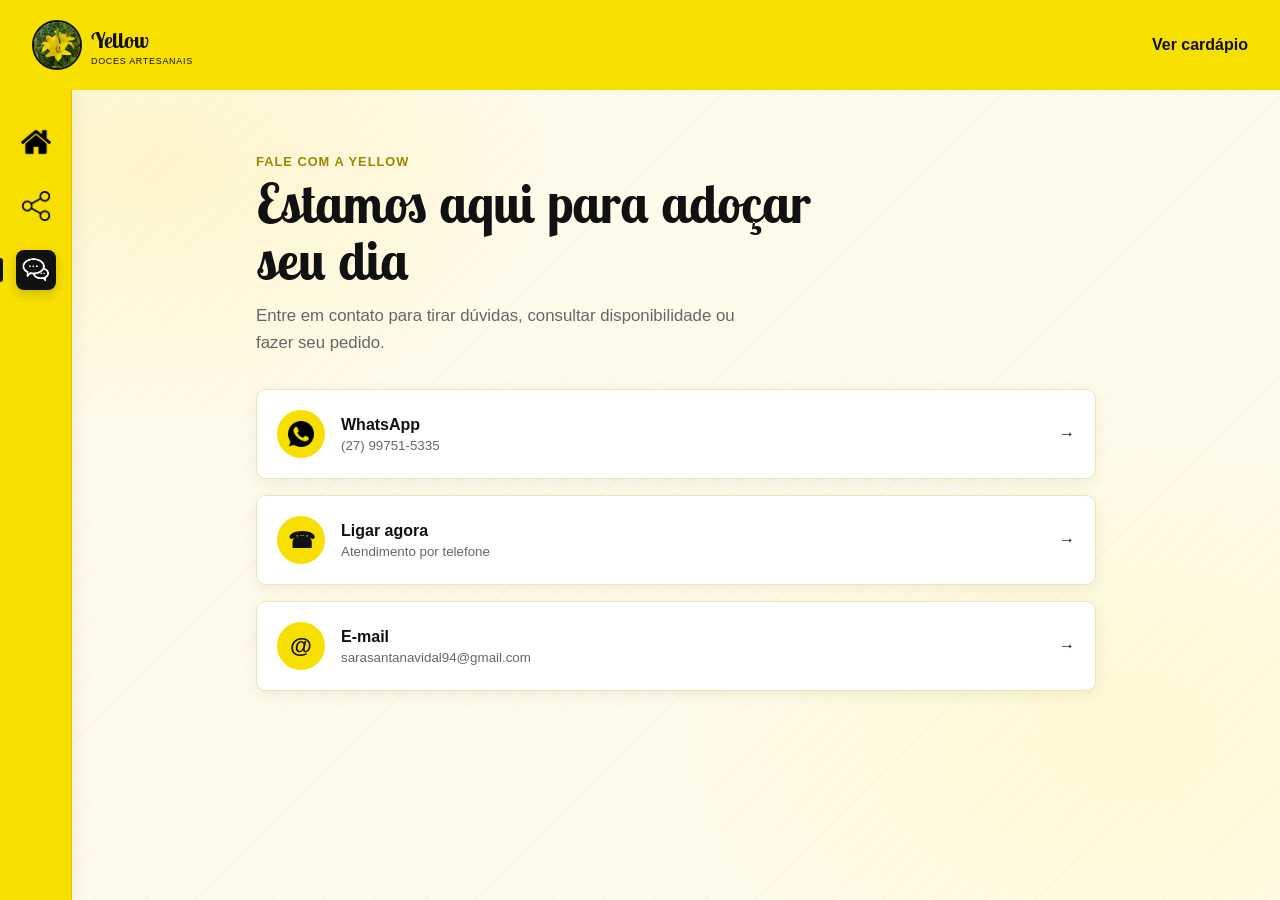
<file: contato.html>
<!DOCTYPE html>
<html lang="pt-br">
<head>
    <meta charset="UTF-8">
    <meta name="viewport" content="width=device-width, initial-scale=1.0">
    <meta name="description" content="Fale com a Yellow Doces Artesanais: WhatsApp, telefone e e-mail para pedidos e dúvidas.">
    <meta name="theme-color" content="#f7df00">
    <link rel="icon" href="img/lirio2.webp">
    <link rel="preconnect" href="https://fonts.googleapis.com">
    <link rel="preconnect" href="https://fonts.gstatic.com" crossorigin>
    <link rel="stylesheet" href="https://fonts.googleapis.com/css2?family=Lobster+Two:wght@400;700&display=swap">
    <link rel="stylesheet" href="style.css">
    <title>Yellow | Contato</title>
</head>
<body class="pagina-body pagina-contato">
    <button type="button" class="botao-abrir-menu" id="botao-menu-mobile" aria-label="Abrir menu" aria-expanded="false" aria-controls="navegacao-principal">&#8942;</button>
    <div class="docinhos-fundo" aria-hidden="true">
        <span>🍰</span><span>🧁</span><span>🍪</span><span>🍩</span><span>🍮</span><span>🍰</span>
    </div>
    <header class="pagina-header">
        <a href="index.html" class="marca" aria-label="Voltar para a página inicial">
            <span class="marca-simbolo"><img src="img/lirio2.webp" alt=""></span>
            <span class="marca-texto"><strong>Yellow</strong><small>doces artesanais</small></span>
        </a>
        <a href="index.html" class="voltar-loja">Ver cardápio</a>
    </header>

    <nav class="nav" id="navegacao-principal" aria-label="Navegação principal">
        <button type="button" class="botao-menu-mobile" id="fechar-menu-mobile" aria-label="Fechar menu">&times;</button>
        <div class="botoes">
            <a href="index.html" aria-label="Início"><img src="img/home.png" alt=""></a>
            <a href="compartilhar.html" aria-label="Compartilhar"><img src="img/compartilhar.png" alt=""></a>
            <a href="contato.html" aria-label="Contato" class="nav-ativo"><img src="img/contato.png" alt=""></a>
        </div>
    </nav>

    <main class="pagina-main">
        <section class="pagina-intro">
            <p class="etiqueta">Fale com a Yellow</p>
            <h1>Estamos aqui para adoçar seu dia</h1>
            <p>Entre em contato para tirar dúvidas, consultar disponibilidade ou fazer seu pedido.</p>
        </section>

        <section class="contatos-pagina" aria-label="Canais de contato">
            <a class="contato-item" href="https://wa.me/5527997515335" target="_blank" rel="noopener">
                <span class="acao-icone acao-icone-whatsapp"><img src="img/whatsapp-icon.png" alt=""></span>
                <span><strong>WhatsApp</strong><small>(27) 99751-5335</small></span>
                <span aria-hidden="true">→</span>
            </a>
            <a class="contato-item" href="tel:+5527997515335">
                <span class="acao-icone" aria-hidden="true">☎</span>
                <span><strong>Ligar agora</strong><small>Atendimento por telefone</small></span>
                <span aria-hidden="true">→</span>
            </a>
            <a class="contato-item" href="mailto:sarasantanavidal94@gmail.com">
                <span class="acao-icone" aria-hidden="true">@</span>
                <span><strong>E-mail</strong><small>sarasantanavidal94@gmail.com</small></span>
                <span aria-hidden="true">→</span>
            </a>
        </section>
    </main>
    <script src="nav.js"></script>
</body>
</html>
</file>
<file: style.css>
* {
    box-sizing: border-box;
}

[hidden] {
    display: none !important;
}

body {
    margin: 0;
    min-height: 100vh;
    display: grid;
    grid-template-columns: 72px 1fr;
    grid-template-rows: var(--altura-barra, 88px) 1fr;
    font-family: Arial, Helvetica, sans-serif;
    background-color: #fffbea;
    background-image:
        radial-gradient(ellipse at 12% 18%, rgb(255 226 111 / 25%) 0, transparent 25rem),
        radial-gradient(ellipse at 88% 82%, rgb(255 246 184 / 48%) 0, transparent 28rem),
        repeating-linear-gradient(135deg, rgb(120 100 20 / 3%) 0, rgb(120 100 20 / 3%) 1px, transparent 1px, transparent 18px);
    background-attachment: fixed;
    animation: aparecer-pagina 700ms ease-out both;
    isolation: isolate;
}

.docinhos-fundo {
    position: fixed;
    z-index: 0;
    inset: 0;
    overflow: hidden;
    pointer-events: none;
}

.docinhos-fundo span {
    position: absolute;
    left: -10vw;
    display: block;
    font-size: clamp(1.5rem, 3vw, 2.5rem);
    animation: doces-passando 24s linear infinite;
}

.docinhos-fundo span:nth-child(1) {
    top: 18%;
    animation-delay: -3s;
}

.docinhos-fundo span:nth-child(2) {
    top: 42%;
    animation-delay: -11s;
    animation-duration: 30s;
}

.docinhos-fundo span:nth-child(3) {
    top: 68%;
    animation-delay: -18s;
    animation-duration: 27s;
}

.docinhos-fundo span:nth-child(4) {
    top: 30%;
    animation-delay: -22s;
    animation-duration: 34s;
}

.docinhos-fundo span:nth-child(5) {
    top: 82%;
    animation-delay: -7s;
    animation-duration: 29s;
}

.docinhos-fundo span:nth-child(6) {
    top: 55%;
    animation-delay: -15s;
    animation-duration: 32s;
}

@keyframes doces-passando {
    from {
        transform: translateX(0) rotate(-8deg);
    }

    to {
        transform: translateX(120vw) rotate(12deg);
    }
}

.cab,
.nav,
.grade,
.pagina-header,
.pagina-main,
.admin-header,
.admin-main {
    position: relative;
    z-index: 1;
}

.cab {
    z-index: 3;
}

.botao-abrir-menu,
.botao-menu-mobile {
    display: none;
}

@keyframes aparecer-pagina {
    from {
        opacity: 0;
    }

    to {
        opacity: 1;
    }
}

@keyframes entrar-card {
    from {
        opacity: 0;
        transform: translateY(18px);
    }

    to {
        opacity: 1;
        transform: translateY(0);
    }
}

@keyframes pulsar-contador {
    0%,
    100% {
        transform: scale(1);
    }

    50% {
        transform: scale(1.15);
    }
}

@keyframes entrar-nav {
    from {
        opacity: 0;
        transform: translateX(-12px);
    }

    to {
        opacity: 1;
        transform: translateX(0);
    }
}

/* ===== Barra superior fixa ===== */
html {
    scroll-padding-top: calc(var(--altura-barra, 88px) + 16px);
}

.cab {
    position: fixed;
    z-index: 3;
    top: 0;
    right: 0;
    left: 0;
    min-height: 88px;
    grid-column: 1 / -1;
    display: grid;
    grid-template-columns: minmax(100px, 1fr) minmax(180px, 520px) minmax(50px, 1fr);
    align-items: center;
    gap: 24px;
    padding: 16px 24px;
    background: #f7df00;
}

.marca {
    display: inline-flex;
    align-items: center;
    justify-self: start;
    gap: 9px;
    min-width: 164px;
    padding: 4px 0;
    color: #111;
    text-decoration: none;
}

.marca-simbolo {
    display: grid;
    place-items: center;
    width: 50px;
    height: 50px;
    overflow: hidden;
    border: 2px solid #111;
    border-radius: 50%;
    background: #f7df00;
}

.marca-simbolo img {
    width: 100%;
    height: 100%;
    object-fit: cover;
    transition: transform 350ms ease;
}

.marca:hover .marca-simbolo img,
.marca:focus-visible .marca-simbolo img {
    transform: rotate(8deg) scale(1.08);
}

.marca-texto {
    display: grid;
    gap: 1px;
}

.marca-texto strong {
    color: #111;
    font-family: 'Lobster Two', cursive;
    font-size: 1.4rem;
    line-height: 1.2;
}

.marca-texto small {
    transform: translateY(3px);
    color: #111;
    font-size: 0.56rem;
    font-weight: 400;
    letter-spacing: 0.08em;
    line-height: 1;
    text-transform: uppercase;
}

.cab .marca {
    justify-self: start;
}

.pesquisa {
    display: flex;
    align-items: center;
    position: relative;
}

.pesquisa label {
    position: absolute;
    width: 1px;
    height: 1px;
    overflow: hidden;
    clip: rect(0, 0, 0, 0);
}

.pesquisa input {
    width: 100%;
    min-height: 40px;
    padding: 8px 48px 8px 14px;
    border: 2px solid #111;
    border-radius: 8px;
    font: inherit;
    transition: border-color 180ms ease, box-shadow 180ms ease;
}

.pesquisa input:focus {
    border-color: #111;
    box-shadow: 0 0 0 4px rgb(247 223 0 / 35%);
    outline: 0;
}

.pesquisa button {
    position: absolute;
    right: 6px;
    display: grid;
    width: 32px;
    height: 32px;
    padding: 6px;
    border: 0;
    background: transparent;
    cursor: pointer;
}

.pesquisa button img {
    width: 100%;
    height: 100%;
}

.acoes-cabecalho {
    display: flex;
    align-items: center;
    justify-self: end;
    gap: 16px;
}

.carrinho {
    position: relative;
    display: grid;
    place-items: center;
    width: 42px;
    height: 42px;
    padding: 0;
    border: 2px solid #111;
    border-radius: 8px;
    background: #f7df00;
    color: #111;
    font-size: 1.2rem;
    cursor: pointer;
    transition: background-color 180ms ease, transform 180ms ease;
}

.carrinho:hover,
.carrinho:focus-visible {
    background: #e2cb00;
}

.carrinho:active {
    transform: scale(0.94);
}

.contador-carrinho {
    position: absolute;
    top: -8px;
    right: -8px;
    display: grid;
    place-items: center;
    min-width: 20px;
    height: 20px;
    padding: 0 4px;
    border-radius: 10px;
    background: #111;
    color: #fff;
    font-size: 0.7rem;
    font-weight: 700;
    transition: transform 180ms ease;
}

.contador-atualizado {
    animation: pulsar-contador 280ms ease;
}

/* ===== Feedback visual de item adicionado ao carrinho ===== */
@keyframes carrinho-receber {
    0% {
        transform: scale(1);
        box-shadow: 0 0 0 0 rgb(17 17 17 / 45%);
    }

    38% {
        transform: scale(1.15);
        box-shadow: 0 0 0 7px rgb(17 17 17 / 20%);
    }

    72% {
        box-shadow: 0 0 0 16px rgb(17 17 17 / 0%);
    }

    100% {
        transform: scale(1);
        box-shadow: 0 0 0 0 rgb(17 17 17 / 0%);
    }
}

.item-voador {
    position: fixed;
    z-index: 30;
    margin: 0;
    border-radius: 10px;
    object-fit: cover;
    box-shadow: 0 14px 28px rgb(70 58 0 / 30%);
    pointer-events: none;
    will-change: transform, opacity;
}

.carrinho-recebendo {
    animation: carrinho-receber 620ms cubic-bezier(0.22, 1, 0.36, 1);
}

.aviso-carrinho {
    position: fixed;
    z-index: 25;
    bottom: 24px;
    left: 50%;
    display: flex;
    align-items: center;
    gap: 10px;
    max-width: min(420px, calc(100vw - 32px));
    margin: 0;
    padding: 11px 20px 11px 14px;
    border: 2px solid #111;
    border-radius: 999px;
    background: #fffdf0;
    color: #111;
    box-shadow: 0 12px 26px rgb(17 17 17 / 22%);
    font-size: 0.9rem;
    font-weight: 700;
    opacity: 0;
    pointer-events: none;
    transform: translate(-50%, 16px) scale(0.96);
    transition: opacity 220ms ease, transform 320ms cubic-bezier(0.22, 1, 0.36, 1);
}

.aviso-carrinho::before {
    display: grid;
    flex: 0 0 22px;
    place-items: center;
    width: 22px;
    height: 22px;
    border-radius: 50%;
    background: #2f7d3f;
    color: #fff;
    content: '✓';
    font-size: 0.72rem;
    line-height: 1;
}

.aviso-carrinho.aviso-visivel {
    opacity: 1;
    transform: translate(-50%, 0) scale(1);
}

@media (max-width: 600px) {
    .aviso-carrinho {
        bottom: 80px;
    }
}

.painel-carrinho {
    position: absolute;
    z-index: 4;
    top: calc(100% + 10px);
    right: 24px;
    width: min(360px, calc(100vw - 32px));
    padding: 20px;
    border: 2px solid #111;
    border-radius: 10px;
    background: #fffdf0;
    color: #111;
    box-shadow: 0 10px 24px rgb(17 17 17 / 18%);
}

.topo-carrinho,
.total-carrinho {
    display: flex;
    align-items: center;
    justify-content: space-between;
    gap: 16px;
}

.topo-carrinho {
    padding-bottom: 14px;
    border-bottom: 1px solid #e6d878;
}

.topo-carrinho h2 {
    margin: 0;
    font-size: 1.2rem;
}

.fechar-carrinho {
    border: 0;
    background: transparent;
    color: #111;
    font-size: 1.5rem;
    line-height: 1;
    cursor: pointer;
}

.lista-carrinho {
    display: grid;
    gap: 12px;
    max-height: 240px;
    padding: 16px 0;
    overflow-y: auto;
}

.carrinho-vazio {
    margin: 0;
    color: #666;
    font-size: 0.9rem;
}

.item-carrinho {
    display: grid;
    grid-template-columns: 1fr auto;
    gap: 8px;
    align-items: center;
}

.item-carrinho p {
    margin: 0;
    font-size: 0.9rem;
    font-weight: 700;
}

.item-carrinho small {
    color: #666;
}

.controles-item {
    display: flex;
    align-items: center;
    gap: 6px;
}

.controles-item button {
    display: grid;
    place-items: center;
    width: 24px;
    height: 24px;
    border: 1px solid #111;
    border-radius: 4px;
    background: #f7df00;
    color: #111;
    cursor: pointer;
}

.total-carrinho {
    padding: 14px 0;
    border-top: 1px solid #e6d878;
}

.finalizar-carrinho {
    width: 100%;
    padding: 11px;
    border: 0;
    border-radius: 6px;
    background: #111;
    color: #fff;
    font: inherit;
    font-weight: 700;
    cursor: pointer;
}

.finalizar-carrinho:disabled {
    background: #c7c3a9;
    cursor: not-allowed;
}

.limpar-carrinho {
    width: 100%;
    margin-top: 8px;
    padding: 9px;
    border: 1px solid #b32920;
    border-radius: 6px;
    background: #fff;
    color: #b32920;
    font: inherit;
    font-weight: 700;
    cursor: pointer;
    transition: background-color 180ms ease, color 180ms ease;
}

.limpar-carrinho:hover,
.limpar-carrinho:focus-visible {
    background: #b32920;
    color: #fff;
    outline: 0;
}

.nav {
    grid-column: 1;
    grid-row: 2;
    background: #f7df00;
    border-right: 1px solid rgb(17 17 17 / 12%);
    box-shadow: 4px 0 16px rgb(70 58 0 / 7%);
}

.botoes {
    display: grid;
    gap: 24px;
    justify-items: center;
    padding-top: 32px;
}

.botoes a {
    position: relative;
    display: grid;
    place-items: center;
    width: 40px;
    height: 40px;
    border-radius: 8px;
    animation: entrar-nav 500ms ease-out backwards;
    transition: background-color 180ms ease, transform 180ms ease, box-shadow 180ms ease;
}

.botoes a:nth-child(2) {
    animation-delay: 70ms;
}

.botoes a:nth-child(3) {
    animation-delay: 140ms;
}

.botoes a:nth-child(4) {
    animation-delay: 210ms;
}

.botoes a::before {
    position: absolute;
    left: -16px;
    width: 3px;
    height: 0;
    border-radius: 0 3px 3px 0;
    background: #111;
    content: '';
    transition: height 180ms ease;
}

.botoes a:hover,
.botoes a:focus-visible {
    background: rgb(255 255 255 / 55%);
    box-shadow: 0 4px 10px rgb(70 58 0 / 12%);
    outline: 0;
    transform: translateX(4px);
}

.botoes a:hover::before,
.botoes a:focus-visible::before,
.botoes a.nav-ativo::before {
    height: 24px;
}

.botoes a.nav-ativo {
    background: #111;
    box-shadow: 0 4px 10px rgb(17 17 17 / 18%);
}

.botoes a.nav-ativo img {
    filter: invert(1);
}

.botoes a.nav-ativo span {
    color: #f7df00;
}

.botoes img {
    width: 30px;
    height: 30px;
    object-fit: contain;
    transition: transform 180ms ease, filter 180ms ease;
}

.botoes a:hover img,
.botoes a:focus-visible img {
    transform: scale(1.12) rotate(-4deg);
}

.grade {
    grid-column: 2;
    grid-row: 2;
    min-height: calc(100vh - var(--altura-barra, 88px));
    padding: 32px;
}

.cabecalho-cardapio {
    display: flex;
    align-items: end;
    justify-content: space-between;
    gap: 20px;
    margin-bottom: 24px;
}

.etiqueta {
    margin: 0 0 6px;
    color: #9b8700;
    font-size: 0.8rem;
    font-weight: 700;
    letter-spacing: 0.08em;
    text-transform: uppercase;
}

.cabecalho-cardapio h2 {
    margin: 0;
    color: #111;
    font-size: clamp(1.6rem, 3vw, 2.25rem);
    font-family: 'Lobster Two', cursive;
    font-weight: 700;
}

.quantidade {
    margin: 0 0 4px;
    color: #666;
    font-size: 0.9rem;
}

.estado-catalogo {
    display: grid;
    justify-items: end;
    gap: 2px;
}

.estado-catalogo small {
    max-width: 230px;
    color: #8f3f35;
    font-size: 0.7rem;
    text-align: right;
}

.cardapio {
    display: grid;
    grid-template-columns: repeat(auto-fill, 260px);
    gap: 24px;
    justify-content: start;
}

.sem-resultados {
    grid-column: 1 / -1;
    margin: 24px 0;
    color: #666;
    text-align: center;
}

.item-card {
    position: relative;
    display: flex;
    flex-direction: column;
    overflow: hidden;
    border: 1px solid #eee6b6;
    border-radius: 10px;
    background: #fff;
    box-shadow: 0 4px 14px rgb(70 58 0 / 8%);
    animation: entrar-card 550ms ease-out backwards;
    transition: box-shadow 220ms ease, transform 220ms ease;
}

.item-card:hover {
    transform: translateY(-6px);
    box-shadow: 0 12px 24px rgb(70 58 0 / 15%);
}

.cardapio .item-card:nth-child(2) {
    animation-delay: 70ms;
}

.cardapio .item-card:nth-child(3) {
    animation-delay: 140ms;
}

.cardapio .item-card:nth-child(4) {
    animation-delay: 210ms;
}

.cardapio .item-card:nth-child(5) {
    animation-delay: 280ms;
}

.cardapio .item-card:nth-child(6) {
    animation-delay: 350ms;
}

.imagem-item {
    width: 100%;
    aspect-ratio: 4 / 3;
    object-fit: cover;
    background: #f7df00;
    transition: transform 450ms ease;
}

.item-card:hover .imagem-item {
    transform: scale(1.045);
}

.detalhes-item {
    display: flex;
    flex: 1;
    flex-direction: column;
    padding: 16px;
}

.detalhes-item h3 {
    margin: 0 0 8px;
    color: #111;
    font-size: 1.1rem;
}

.detalhes-item p {
    flex: 1;
    margin: 0 0 20px;
    color: #666;
    font-size: 0.9rem;
    line-height: 1.5;
}

.rodape-item {
    display: flex;
    align-items: center;
    justify-content: space-between;
    gap: 12px;
}

.rodape-item strong {
    color: #111;
    white-space: nowrap;
}

.rodape-item button {
    padding: 9px 12px;
    border: 0;
    border-radius: 6px;
    background: #f7df00;
    color: #111;
    font: inherit;
    font-size: 0.85rem;
    font-weight: 700;
    cursor: pointer;
    transition: background-color 180ms ease, transform 180ms ease;
}

.rodape-item button:hover,
.rodape-item button:focus-visible {
    background: #e2cb00;
}

.rodape-item button:active {
    transform: scale(0.96);
}

.rodape-item button.botao-adicionado,
.rodape-item button.botao-adicionado:hover,
.rodape-item button.botao-adicionado:focus-visible {
    background: #2f7d3f;
    color: #fff;
    transform: scale(1.05);
}

.link-admin {
    display: grid;
    place-items: center;
    width: 40px;
    height: 40px;
    color: #111;
    font-size: 1.45rem;
    text-decoration: none;
}

.admin-body {
    display: grid;
    grid-template-columns: 72px 1fr;
    grid-template-rows: var(--altura-barra, 100px) 1fr;
    min-height: 100vh;
    background: #fffbea;
}

.admin-body .admin-header,
.pagina-body .pagina-header {
    grid-column: 1 / -1;
}

.admin-body .nav,
.pagina-body .nav {
    grid-column: 1;
    grid-row: 2;
}

.admin-body .admin-main,
.pagina-body .pagina-main {
    grid-column: 2;
    grid-row: 2;
}

.admin-header {
    position: fixed;
    z-index: 3;
    top: 0;
    right: 0;
    left: 0;
    display: grid;
    grid-template-columns: 1fr auto 1fr;
    align-items: center;
    gap: 24px;
    padding: 20px 32px;
    background: #f7df00;
}

.admin-header h1 {
    margin: 0;
    color: #111;
    font-size: clamp(1.5rem, 3vw, 2.2rem);
    text-align: center;
}

.admin-header .etiqueta {
    margin-bottom: 4px;
    text-align: center;
}

.voltar-loja {
    justify-self: end;
    color: #111;
    font-weight: 700;
    text-decoration: none;
}

.admin-main {
    width: min(100% - 40px, 980px);
    margin: 0 auto;
    padding: 48px 0;
}

.login-admin {
    width: min(100%, 440px);
    margin: 0 auto;
    padding: 32px;
    border: 1px solid #eee6b6;
    border-radius: 10px;
    background: #fff;
    box-shadow: 0 4px 14px rgb(70 58 0 / 8%);
}

.login-admin h2,
.painel-admin h2 {
    margin: 0;
    color: #111;
}

.texto-suave {
    color: #666;
    font-size: 0.9rem;
    line-height: 1.5;
}

.formulario-admin,
.form-produto {
    display: grid;
    gap: 10px;
}

.formulario-admin label,
.campo-formulario label {
    color: #111;
    font-size: 0.85rem;
    font-weight: 700;
}

.formulario-admin input,
.campo-formulario input,
.campo-formulario textarea {
    width: 100%;
    padding: 10px 12px;
    border: 1px solid #c9bd63;
    border-radius: 6px;
    background: #fffdf0;
    color: #111;
    font: inherit;
}

.botao-principal,
.botao-secundario,
.botao-perigo {
    min-height: 40px;
    padding: 8px 14px;
    border-radius: 6px;
    font: inherit;
    font-weight: 700;
    cursor: pointer;
}

.botao-principal {
    border: 0;
    background: #111;
    color: #fff;
}

.botao-secundario {
    border: 1px solid #111;
    background: #f7df00;
    color: #111;
}

.botao-perigo {
    border: 1px solid #b32920;
    background: #fff;
    color: #b32920;
}

.erro-form {
    margin: 4px 0;
    color: #b32920;
    font-size: 0.85rem;
}

.painel-admin {
    display: grid;
    gap: 28px;
}

.status-admin {
    margin: -12px 0 0;
    padding: 10px 12px;
    border: 1px solid #e6c58e;
    border-radius: 6px;
    background: #fff8df;
    color: #785c24;
    font-size: 0.85rem;
}

.status-admin.status-erro {
    border-color: #e0a9a3;
    background: #fdeceb;
    color: #b32920;
}

.status-admin.status-sucesso {
    border-color: #a8d5a2;
    background: #edf9ec;
    color: #237a3a;
}

.campo-senha {
    position: relative;
    display: flex;
    align-items: center;
}

.campo-senha input {
    padding-right: 86px;
}

.botao-mostrar-senha {
    position: absolute;
    right: 6px;
    min-height: 30px;
    padding: 4px 10px;
    border: 1px solid #c9bd63;
    border-radius: 5px;
    background: #fff8df;
    color: #6b5c14;
    font: inherit;
    font-size: 0.75rem;
    font-weight: 700;
    cursor: pointer;
    transition: background-color 180ms ease;
}

.botao-mostrar-senha:hover,
.botao-mostrar-senha:focus-visible {
    background: #f7df00;
    outline: 0;
}

.previa-imagem {
    display: grid;
    justify-items: center;
    gap: 8px;
    margin: 8px 0 0;
    padding: 16px;
    border: 1px dashed #c9bd63;
    border-radius: 8px;
    background: #fffdf0;
}

.previa-imagem img {
    width: 100%;
    max-width: 260px;
    aspect-ratio: 4 / 3;
    border-radius: 6px;
    object-fit: cover;
    background: #f7df00;
}

.previa-imagem figcaption {
    color: #8a7770;
    font-size: 0.75rem;
}

.busca-admin {
    margin-bottom: 16px;
}

.busca-admin label {
    display: block;
    margin-bottom: 6px;
    color: #111;
    font-size: 0.85rem;
    font-weight: 700;
}

.busca-admin input {
    width: 100%;
    padding: 10px 12px;
    border: 1px solid #c9bd63;
    border-radius: 6px;
    background: #fffdf0;
    color: #111;
    font: inherit;
}

.busca-admin input:focus {
    border-color: #111;
    box-shadow: 0 0 0 3px rgb(247 223 0 / 35%);
    outline: 0;
}

.lista-vazia {
    margin: 8px 0 0;
    padding: 20px;
    color: #666;
    font-size: 0.9rem;
    text-align: center;
}

.topo-painel {
    display: flex;
    align-items: end;
    justify-content: space-between;
    gap: 20px;
}

.form-produto {
    grid-template-columns: 1fr 180px;
    padding: 24px;
    border: 1px solid #eee6b6;
    border-radius: 10px;
    background: #fff;
}

.campo-formulario {
    display: grid;
    gap: 6px;
}

.campo-largo {
    grid-column: 1 / -1;
}

.acoes-formulario {
    display: flex;
    gap: 10px;
}

.lista-admin {
    padding: 24px;
    border: 1px solid #eee6b6;
    border-radius: 10px;
    background: #fff;
}

.titulo-lista {
    display: flex;
    align-items: center;
    justify-content: space-between;
    gap: 16px;
    margin-bottom: 16px;
}

.titulo-lista h3 {
    margin: 0;
    color: #111;
}

.titulo-lista span {
    color: #666;
    font-size: 0.9rem;
}

.linha-produto {
    display: grid;
    grid-template-columns: 64px minmax(0, 1fr) auto auto;
    align-items: center;
    gap: 16px;
    padding: 14px 0;
    border-top: 1px solid #eee6b6;
}

.miniatura-produto {
    width: 64px;
    height: 64px;
    border-radius: 6px;
    object-fit: cover;
}

.info-produto h4,
.info-produto p {
    margin: 0;
}

.info-produto h4 {
    color: #111;
}

.info-produto p {
    margin-top: 4px;
    overflow: hidden;
    color: #666;
    font-size: 0.85rem;
    text-overflow: ellipsis;
    white-space: nowrap;
}

.acoes-item-admin {
    display: flex;
    gap: 8px;
}

.pagina-body {
    display: grid;
    grid-template-columns: 72px 1fr;
    grid-template-rows: var(--altura-barra, 90px) 1fr;
    min-height: 100vh;
}

.pagina-header {
    position: fixed;
    z-index: 3;
    top: 0;
    right: 0;
    left: 0;
    display: flex;
    align-items: center;
    justify-content: space-between;
    gap: 24px;
    padding: 16px 32px;
    background: #f7df00;
}

.pagina-main {
    width: min(100% - 40px, 840px);
    margin: 0 auto;
    padding: 64px 0;
}

.pagina-intro {
    max-width: 620px;
    margin-bottom: 32px;
}

.pagina-intro h1 {
    margin: 0 0 14px;
    color: #111;
    font-size: clamp(2rem, 5vw, 3.4rem);
    font-family: 'Lobster Two', cursive;
    font-weight: 700;
    line-height: 1.05;
}

.pagina-intro > p:last-child {
    max-width: 520px;
    margin: 0;
    color: #666;
    font-size: 1.05rem;
    line-height: 1.6;
}

.acoes-pagina,
.contatos-pagina {
    display: grid;
    gap: 16px;
}

.acao-pagina,
.contato-item {
    display: grid;
    grid-template-columns: 48px 1fr;
    align-items: center;
    gap: 16px;
    padding: 20px;
    border: 1px solid #eee6b6;
    border-radius: 10px;
    background: #fff;
    color: #111;
    text-align: left;
    text-decoration: none;
    box-shadow: 0 4px 14px rgb(70 58 0 / 8%);
    transition: transform 180ms ease, box-shadow 180ms ease, border-color 180ms ease;
}

.acao-pagina:hover,
.acao-pagina:focus-visible,
.contato-item:hover,
.contato-item:focus-visible {
    border-color: #111;
    box-shadow: 0 12px 24px rgb(70 58 0 / 14%);
    outline: 0;
    transform: translateY(-3px);
}

.acao-pagina strong,
.acao-pagina small,
.contato-item strong,
.contato-item small {
    display: block;
}

.acao-pagina small,
.contato-item small {
    margin-top: 4px;
    color: #666;
}

.acao-icone {
    display: grid;
    place-items: center;
    width: 48px;
    height: 48px;
    border-radius: 50%;
    background: #f7df00;
    color: #111;
    font-size: 1.4rem;
    font-weight: 700;
}

.acao-icone-whatsapp img {
    width: 26px;
    height: 26px;
    object-fit: contain;
}

.acao-destaque {
    border: 2px solid #111;
    background: #f7df00;
    font: inherit;
    cursor: pointer;
}

.acao-destaque small {
    color: #332f00;
}

.contato-item {
    grid-template-columns: 48px 1fr auto;
}

.previa-cardapio {
    margin-top: 32px;
    padding: 24px;
    border: 1px solid #eee6b6;
    border-radius: 10px;
    background: #fff;
    box-shadow: 0 4px 14px rgb(70 58 0 / 8%);
}

.previa-cabecalho {
    display: flex;
    align-items: end;
    justify-content: space-between;
    gap: 20px;
}

.previa-cabecalho h2 {
    margin: 0;
    color: #111;
    font-family: 'Lobster Two', cursive;
    font-size: clamp(1.5rem, 3vw, 2rem);
}

.previa-contagem {
    color: #666;
    font-size: 0.85rem;
    white-space: nowrap;
}

.sabores-previa {
    display: flex;
    flex-wrap: wrap;
    gap: 8px;
    margin-top: 20px;
}

.sabores-previa span {
    padding: 8px 12px;
    border-radius: 999px;
    background: #fff3b0;
    color: #4d4300;
    font-size: 0.85rem;
}

@media (prefers-reduced-motion: reduce) {
    *,
    *::before,
    *::after {
        animation-duration: 1ms !important;
        animation-iteration-count: 1 !important;
        scroll-behavior: auto !important;
        transition-duration: 1ms !important;
    }
}

@media (max-width: 600px) {
    body {
        grid-template-columns: 56px 1fr;
        grid-template-rows: var(--altura-barra, 152px) 1fr;
    }

    .cab {
        grid-template-columns: 1fr auto;
        gap: 12px;
        padding: 14px;
        min-height: 152px;
    }

    .marca {
        grid-column: 1;
    }

    .pesquisa {
        grid-column: 1 / -1;
        grid-row: 2;
    }

    .acoes-cabecalho {
        grid-column: 2;
        grid-row: 1;
    }

    .painel-carrinho {
        right: 14px;
    }

    .grade {
        min-height: calc(100vh - var(--altura-barra, 152px));
        padding: 20px 14px;
    }

    .checkout-pedido {
        width: calc(100% - 70px);
        margin: 8px 14px 28px 56px;
        padding: 20px;
    }

    .cardapio {
        grid-template-columns: minmax(0, 1fr);
    }

    .cabecalho-cardapio {
        align-items: start;
        flex-direction: column;
        gap: 8px;
    }

    .estado-catalogo {
        justify-items: start;
    }

    .estado-catalogo small {
        text-align: left;
    }

    .admin-header {
        grid-template-columns: 1fr auto;
        padding: 16px;
    }

    .admin-body,
    .pagina-body {
        grid-template-columns: 56px 1fr;
        grid-template-rows: var(--altura-barra, 96px) 1fr;
    }

    .pagina-header {
        padding: 14px 16px;
    }

    .pagina-main {
        width: min(100% - 28px, 840px);
        padding: 40px 0;
    }

    .pagina-intro h1 {
        font-size: 2.2rem;
    }

    .previa-cardapio {
        padding: 20px;
    }

    .previa-cabecalho {
        align-items: start;
        flex-direction: column;
        gap: 8px;
    }

    .admin-header > div {
        grid-column: 1 / -1;
        grid-row: 1;
    }

    .admin-header .marca,
    .admin-header .voltar-loja {
        grid-row: 2;
    }

    .admin-header .marca {
        grid-column: 1;
    }

    .admin-header .voltar-loja {
        grid-column: 2;
    }

    .admin-main {
        width: min(100% - 28px, 980px);
        padding: 28px 0;
    }

    .login-admin,
    .form-produto,
    .lista-admin {
        padding: 20px;
    }

    .form-produto {
        grid-template-columns: 1fr;
    }

    .linha-produto {
        grid-template-columns: 52px minmax(0, 1fr);
        gap: 10px;
    }

    .miniatura-produto {
        width: 52px;
        height: 52px;
    }

    .linha-produto > strong,
    .acoes-item-admin {
        grid-column: 2;
    }

    .acoes-item-admin {
        flex-wrap: wrap;
    }
}

@media (max-width: 600px) {
    html,
    body {
        max-width: 100%;
        overflow-x: hidden;
    }

    .cab {
        min-width: 0;
        grid-template-columns: minmax(0, 1fr) auto;
        padding: 10px 12px;
    }

    .marca {
        min-width: 0;
        max-width: calc(100vw - 82px);
        gap: 6px;
    }

    .marca-simbolo {
        flex: 0 0 42px;
        width: 42px;
        height: 42px;
    }

    .marca-texto strong {
        font-size: 1.2rem;
    }

    .marca-texto small {
        font-size: 0.48rem;
        letter-spacing: 0.05em;
    }

    .pesquisa input {
        min-height: 38px;
        font-size: 0.9rem;
    }

    .grade {
        min-width: 0;
        padding: 20px 12px;
    }

    .cabecalho-cardapio h2 {
        font-size: 2rem;
    }

    .filtros-cardapio {
        align-items: stretch;
        flex-direction: column;
        gap: 6px;
    }

    .filtros-cardapio select {
        width: 100%;
    }

    .cardapio {
        width: 100%;
        grid-template-columns: minmax(0, 1fr);
        gap: 16px;
    }

    .item-card {
        width: 100%;
    }

    .imagem-item {
        aspect-ratio: 16 / 10;
    }

    .detalhes-item {
        padding: 14px;
    }

    .painel-carrinho {
        right: 8px;
        width: min(360px, calc(100vw - 72px));
        padding: 16px;
        max-height: calc(100vh - var(--altura-barra, 152px) - 24px);
        max-height: calc(100dvh - var(--altura-barra, 152px) - 24px);
        overflow-y: auto;
    }

    .checkout-pedido {
        grid-column: 2;
        width: calc(100% - 24px);
        margin: 20px 12px 28px;
        padding: 18px;
    }

    .checkout-cabecalho h2 {
        font-size: 1.8rem;
    }

    .pagina-main,
    .admin-main {
        min-width: 0;
        width: calc(100% - 24px);
        padding: 28px 0;
    }

    .pagina-header {
        min-width: 0;
        padding: 10px 12px;
    }

    .pagina-header .marca {
        max-width: 65vw;
    }

    .voltar-loja {
        font-size: 0.8rem;
        white-space: nowrap;
    }

    .acao-pagina,
    .contato-item {
        grid-template-columns: 40px minmax(0, 1fr) auto;
        padding: 14px;
        gap: 10px;
    }

    .acao-pagina:not(.contato-item) {
        grid-template-columns: 40px minmax(0, 1fr);
    }

    .acao-icone {
        width: 40px;
        height: 40px;
    }

    .linha-produto {
        min-width: 0;
    }

    .info-produto p {
        overflow: hidden;
        text-overflow: ellipsis;
    }

    .acoes-formulario {
        flex-direction: column;
    }

    .acoes-formulario button {
        width: 100%;
    }
}

@media (max-width: 360px) {
    body,
    .admin-body,
    .pagina-body {
        grid-template-columns: 48px 1fr;
    }

    .botoes a {
        width: 34px;
        height: 34px;
    }

    .botoes img {
        width: 25px;
        height: 25px;
    }

    .grade {
        padding-inline: 10px;
    }

    .checkout-pedido {
        grid-column: 2;
        width: calc(100% - 20px);
        margin-inline: 10px;
    }
}

@media (max-width: 600px) {
    body,
    .admin-body,
    .pagina-body {
        grid-template-columns: 1fr;
    }

    .botao-abrir-menu {
        position: fixed;
        z-index: 20;
        right: 14px;
        bottom: 16px;
        display: grid;
        place-items: center;
        width: 48px;
        height: 48px;
        border: 2px solid #111;
        border-radius: 50%;
        background: #f7df00;
        color: #111;
        font-size: 1.7rem;
        line-height: 1;
        box-shadow: 0 8px 18px rgb(17 17 17 / 22%);
        cursor: pointer;
        transition: transform 220ms ease, background-color 220ms ease, opacity 220ms ease;
    }

    .botao-abrir-menu:hover,
    .botao-abrir-menu:focus-visible {
        background: #e2cb00;
        outline: 0;
        transform: scale(1.08) rotate(8deg);
    }

    .botao-abrir-menu::after {
        position: absolute;
        width: 62px;
        height: 62px;
        border: 1px solid rgb(17 17 17 / 15%);
        border-radius: 50%;
        content: '';
        animation: pulso-menu 2.2s ease-out infinite;
    }

    .nav {
        position: fixed;
        z-index: 19;
        top: 0;
        bottom: 0;
        left: 0;
        display: flex;
        flex-direction: column;
        justify-content: center;
        width: min(280px, 82vw);
        grid-column: auto;
        grid-row: auto;
        padding: 76px 16px 32px;
        overflow-y: auto;
        border-right: 1px solid rgb(17 17 17 / 15%);
        box-shadow: 10px 0 30px rgb(17 17 17 / 22%);
        transform: translateX(-105%);
        transition: transform 420ms cubic-bezier(0.22, 1, 0.36, 1);
    }

    .nav.menu-aberto {
        transform: translateX(0);
    }

    .nav::after {
        position: fixed;
        z-index: -1;
        top: 0;
        left: 100%;
        width: 100vw;
        height: 100vh;
        background: rgb(17 17 17 / 35%);
        content: '';
        opacity: 0;
        pointer-events: none;
        transition: opacity 300ms ease;
    }

    .nav.menu-aberto::after {
        opacity: 1;
        pointer-events: auto;
    }

    .nav .botoes {
        width: 100%;
        align-content: center;
        justify-items: stretch;
        gap: 10px;
        padding: 0;
    }

    .nav .botoes a {
        display: flex;
        align-items: center;
        justify-content: flex-start;
        width: 100%;
        min-height: 54px;
        padding: 12px 16px;
        border-radius: 10px;
        background: rgb(255 255 255 / 40%);
        gap: 14px;
        animation: none;
        transform: translateX(-18px);
        opacity: 0;
        transition: background-color 180ms ease, transform 350ms ease, opacity 350ms ease;
    }

    .nav.menu-aberto .botoes a {
        transform: translateX(0);
        opacity: 1;
    }

    .nav.menu-aberto .botoes a:nth-child(2) {
        transition-delay: 60ms;
    }

    .nav.menu-aberto .botoes a:nth-child(3) {
        transition-delay: 120ms;
    }

    .nav.menu-aberto .botoes a:nth-child(4) {
        transition-delay: 180ms;
    }

    .nav .botoes a:hover,
    .nav .botoes a:focus-visible {
        background: rgb(255 255 255 / 80%);
        box-shadow: 0 4px 10px rgb(70 58 0 / 12%);
        outline: 0;
        transform: translateX(0);
    }

    .nav .botoes a::before {
        display: none;
    }

    .nav .botoes a.nav-ativo {
        background: #111;
        box-shadow: 0 6px 14px rgb(17 17 17 / 25%);
    }

    .nav .botoes a.nav-ativo::after {
        color: #f7df00;
    }

    .nav .botoes a::after {
        color: #4d4300;
        font-size: 0.9rem;
        font-weight: 700;
    }

    .nav .botoes a:nth-child(1)::after {
        content: 'Início';
    }

    .nav .botoes a:nth-child(2)::after {
        content: 'Compartilhar';
    }

    .nav .botoes a:nth-child(3)::after {
        content: 'Contato';
    }

    .nav .botoes a:nth-child(4)::after {
        content: 'Painel';
    }

    .botao-menu-mobile {
        position: absolute;
        top: 14px;
        right: 14px;
        z-index: 2;
        display: grid;
        place-items: center;
        width: 34px;
        height: 34px;
        border: 0;
        border-radius: 50%;
        background: rgb(255 255 255 / 65%);
        color: #111;
        font-size: 1.5rem;
        line-height: 1;
        cursor: pointer;
    }

    .menu-mobile-aberto .botao-abrir-menu {
        transform: scale(0.85);
        opacity: 0;
        pointer-events: none;
    }

    .grade,
    .pagina-body .pagina-main,
    .admin-body .admin-main,
    .checkout-pedido {
        grid-column: 1;
    }
}

@keyframes pulso-menu {
    0% {
        opacity: 0.7;
        transform: scale(0.8);
    }

    100% {
        opacity: 0;
        transform: scale(1.25);
    }
}

.selo-promocao {
    position: absolute;
    z-index: 1;
    top: 16px;
    left: -6px;
    overflow: hidden;
    padding: 8px 14px 8px 12px;
    border: 2px solid #fff;
    border-radius: 0 18px 18px 0;
    background: linear-gradient(135deg, #8f3f35, #c76b5c);
    color: #fff;
    box-shadow: 0 5px 12px rgb(75 30 25 / 25%);
    font-size: 0.78rem;
    font-weight: 700;
    letter-spacing: 0.04em;
    text-transform: uppercase;
    transform: rotate(-2deg);
    animation: selo-pulsar 2.4s ease-in-out infinite;
}

.selo-promocao::before {
    position: absolute;
    z-index: 0;
    top: 0;
    left: -120%;
    width: 70%;
    height: 100%;
    background: linear-gradient(120deg, transparent, rgb(255 255 255 / 80%), transparent);
    content: '';
    pointer-events: none;
    transform: skewX(-20deg);
    animation: selo-brilho 2.4s ease-in-out infinite;
}

.selo-promocao span {
    position: relative;
    z-index: 1;
    display: inline-block;
    color: #ffe8a8;
    animation: selo-estrela 2.4s ease-in-out infinite;
}

.item-card:hover .selo-promocao {
    animation-play-state: paused;
}

@keyframes selo-pulsar {
    0%,
    100% {
        transform: rotate(-2deg) scale(1);
        box-shadow: 0 5px 12px rgb(75 30 25 / 25%);
    }

    50% {
        transform: rotate(-2deg) scale(1.06);
        box-shadow: 0 7px 18px rgb(199 107 92 / 45%);
    }
}

@keyframes selo-brilho {
    0% {
        left: -120%;
    }

    55%,
    100% {
        left: 130%;
    }
}

@keyframes selo-estrela {
    0%,
    100% {
        transform: rotate(0deg);
    }

    50% {
        transform: rotate(18deg) scale(1.15);
    }
}

.categoria-item {
    display: block;
    margin-top: 6px;
    color: #8a7770;
    font-size: 0.75rem;
}

.preco-item {
    display: grid;
    gap: 2px;
}

.preco-item del,
.linha-produto > strong del {
    display: block;
    color: #9a8580;
    font-size: 0.75rem;
    font-weight: 400;
}

.preco-atual {
    color: #111;
}

.rodape-item button:disabled,
.controles-item button:disabled {
    background: #d8d2ca;
    color: #777;
    cursor: not-allowed;
}

.filtros-cardapio {
    display: flex;
    align-items: center;
    gap: 10px;
    margin-bottom: 20px;
}

.filtros-cardapio label {
    color: #666;
    font-size: 0.85rem;
    font-weight: 700;
}

.filtros-cardapio select {
    padding: 8px 30px 8px 10px;
    border: 1px solid #c9bd63;
    border-radius: 6px;
    background: #fff;
    color: #111;
    font: inherit;
}

.checkout-carrinho {
    display: grid;
    gap: 18px;
    margin-top: 18px;
}

.checkout-bloco {
    display: grid;
    gap: 12px;
    margin: 0;
    padding: 16px;
    border: 1px solid #efe8c6;
    border-radius: 10px;
    background: #fffdf7;
}

.checkout-bloco legend {
    padding: 0 6px;
    color: #9b8700;
    font-size: 0.72rem;
    font-weight: 700;
    letter-spacing: 0.07em;
    text-transform: uppercase;
}

.checkout-campo {
    display: grid;
    gap: 5px;
}

.checkout-campo label {
    color: #4d3a36;
    font-size: 0.78rem;
    font-weight: 700;
}

.checkout-carrinho input,
.checkout-carrinho textarea {
    width: 100%;
    padding: 11px 12px;
    border: 1px solid #d9b9ae;
    border-radius: 8px;
    background: #fff;
    color: #111;
    font: inherit;
    font-size: 0.85rem;
    transition: border-color 180ms ease, box-shadow 180ms ease;
}

.checkout-carrinho input:focus,
.checkout-carrinho textarea:focus {
    border-color: #111;
    box-shadow: 0 0 0 3px rgb(247 223 0 / 45%);
    outline: 0;
}

.checkout-carrinho textarea {
    resize: vertical;
}

.checkout-opcoes {
    display: flex;
    flex-wrap: wrap;
    gap: 8px;
}

.checkout-opcao {
    display: inline-flex;
    align-items: center;
    gap: 7px;
    padding: 9px 14px;
    border: 1px solid #d9b9ae;
    border-radius: 999px;
    background: #fff;
    color: #4d3a36;
    font-size: 0.83rem;
    font-weight: 700;
    cursor: pointer;
    transition: border-color 180ms ease, background-color 180ms ease, transform 180ms ease;
}

.checkout-opcao:hover {
    transform: translateY(-1px);
}

.checkout-opcao input {
    width: 15px;
    height: 15px;
    margin: 0;
    accent-color: #111;
}

.checkout-opcao:has(input:checked) {
    border-color: #111;
    background: #f7df00;
    color: #111;
}

.checkout-endereco {
    display: grid;
    grid-template-columns: 1fr 1fr;
    gap: 12px;
}

.checkout-campo-largo {
    grid-column: 1 / -1;
}

.checkout-erro {
    margin: 0;
    padding: 10px 12px;
    border: 1px solid #e0a9a3;
    border-radius: 8px;
    background: #fdeceb;
    color: #b32920;
    font-size: 0.82rem;
}

.checkout-resumo {
    margin-top: 16px;
    padding: 16px;
    border: 1px solid #efe8c6;
    border-radius: 10px;
    background: #fffdf7;
}

.resumo-itens {
    display: grid;
    gap: 6px;
    margin: 0;
    padding: 0;
    list-style: none;
}

.resumo-itens li {
    display: flex;
    align-items: center;
    justify-content: space-between;
    gap: 12px;
    color: #666;
    font-size: 0.82rem;
}

.resumo-itens li strong {
    color: #111;
    white-space: nowrap;
}

.resumo-total {
    display: flex;
    align-items: center;
    justify-content: space-between;
    margin: 12px 0 0;
    padding-top: 12px;
    border-top: 1px dashed #e0d6a8;
    color: #111;
    font-size: 0.95rem;
    font-weight: 700;
}

.resumo-total strong {
    font-size: 1.15rem;
}

.resumo-vazio {
    margin: 0;
    color: #666;
    font-size: 0.85rem;
}

.checkout-pedido {
    position: relative;
    grid-column: 2;
    grid-row: 3;
    z-index: 1;
    width: min(calc(100% - 64px), 620px);
    margin: 24px 32px 40px;
    padding: 28px;
    border: 1px solid #eee6b6;
    border-radius: 10px;
    background: #fff;
    box-shadow: 0 8px 20px rgb(70 58 0 / 10%);
}

.checkout-cabecalho {
    display: flex;
    align-items: start;
    justify-content: space-between;
    gap: 20px;
}

.checkout-cabecalho h2 {
    margin: 0;
    color: #111;
    font-family: 'Lobster Two', cursive;
    font-size: clamp(1.6rem, 3vw, 2.2rem);
}

.checkout-ajuda {
    margin: 10px 0 20px;
    color: #666;
    font-size: 0.9rem;
}

.fechar-checkout {
    width: 36px;
    height: 36px;
    border: 0;
    border-radius: 6px;
    background: #f7df00;
    color: #111;
    font-size: 1.4rem;
    cursor: pointer;
}

.campo-checkbox {
    display: flex;
    align-items: center;
    gap: 8px;
    color: #111;
    font-size: 0.85rem;
    font-weight: 700;
}

.campo-checkbox input {
    width: 16px;
    height: 16px;
}

.info-produto small {
    display: block;
    margin-top: 5px;
    color: #8a7770;
    font-size: 0.75rem;
}

@media (max-width: 600px) {
    .checkout-pedido {
        width: calc(100% - 28px);
        margin: 20px 14px 28px;
    }

    .checkout-endereco {
        grid-template-columns: 1fr;
    }

    .checkout-opcoes {
        gap: 6px;
    }

    .checkout-opcao {
        flex: 1 1 auto;
        justify-content: center;
    }
}

@media (max-width: 600px) {
    .cardapio {
        grid-template-columns: repeat(2, minmax(0, 1fr));
        gap: 10px;
    }

    .item-card {
        min-width: 0;
    }

    .imagem-item {
        aspect-ratio: 1 / 1;
    }

    .detalhes-item {
        min-width: 0;
        padding: 10px;
    }

    .detalhes-item h3 {
        margin-bottom: 5px;
        font-size: 0.95rem;
        line-height: 1.15;
    }

    .detalhes-item p {
        margin-bottom: 12px;
        font-size: 0.76rem;
        line-height: 1.35;
    }

    .categoria-item {
        margin-top: 4px;
        font-size: 0.65rem;
    }

    .rodape-item {
        align-items: stretch;
        flex-direction: column;
        gap: 8px;
    }

    .preco-item {
        font-size: 0.88rem;
    }

    .preco-item del {
        font-size: 0.65rem;
    }

    .rodape-item button {
        width: 100%;
        padding: 8px 5px;
        font-size: 0.72rem;
    }

    .selo-promocao {
        top: 10px;
        left: -4px;
        padding: 5px 7px;
        font-size: 0.58rem;
    }
}

/* ===== Animações da página Compartilhar ===== */
@keyframes compartilhar-descer {
    from {
        opacity: 0;
        transform: translateY(-26px);
    }

    to {
        opacity: 1;
        transform: translateY(0);
    }
}

@keyframes compartilhar-surgir {
    from {
        opacity: 0;
        transform: translateY(24px);
    }

    to {
        opacity: 1;
        transform: translateY(0);
    }
}

@keyframes compartilhar-crescer {
    from {
        opacity: 0;
        transform: translateY(28px) scale(0.95);
    }

    to {
        opacity: 1;
        transform: translateY(0) scale(1);
    }
}

@keyframes compartilhar-pop {
    from {
        opacity: 0;
        transform: scale(0.55) translateY(12px);
    }

    to {
        opacity: 1;
        transform: scale(1) translateY(0);
    }
}

@keyframes compartilhar-pulso {
    0%,
    100% {
        transform: scale(1) rotate(0deg);
    }

    50% {
        transform: scale(1.14) rotate(7deg);
    }
}

.pagina-compartilhar .pagina-header {
    animation: compartilhar-descer 620ms cubic-bezier(0.22, 1, 0.36, 1) backwards;
}

.pagina-compartilhar .pagina-intro .etiqueta {
    animation: compartilhar-surgir 600ms ease-out 90ms backwards;
}

.pagina-compartilhar .pagina-intro h1 {
    animation: compartilhar-surgir 720ms ease-out 180ms backwards;
}

.pagina-compartilhar .pagina-intro > p:last-child {
    animation: compartilhar-surgir 720ms ease-out 280ms backwards;
}

.pagina-compartilhar .acao-pagina {
    position: relative;
    overflow: hidden;
    animation: compartilhar-crescer 640ms cubic-bezier(0.22, 1, 0.36, 1) backwards;
}

.pagina-compartilhar .acao-pagina:nth-child(1) {
    animation-delay: 160ms;
}

.pagina-compartilhar .acao-pagina:nth-child(2) {
    animation-delay: 280ms;
}

.pagina-compartilhar .acao-pagina:nth-child(3) {
    animation-delay: 400ms;
}

.pagina-compartilhar .acao-pagina::before {
    position: absolute;
    z-index: 0;
    top: 50%;
    left: -70%;
    width: 55%;
    height: 200%;
    background: linear-gradient(120deg, transparent, rgb(255 255 255 / 65%), transparent);
    content: '';
    pointer-events: none;
    transform: translateY(-50%) rotate(18deg);
    transition: left 620ms ease;
}

.pagina-compartilhar .acao-pagina:hover::before,
.pagina-compartilhar .acao-pagina:focus-visible::before {
    left: 130%;
}

.pagina-compartilhar .acao-pagina > * {
    position: relative;
    z-index: 1;
}

.pagina-compartilhar .acao-pagina:hover,
.pagina-compartilhar .acao-pagina:focus-visible {
    transform: translateY(-6px) scale(1.015);
}

.pagina-compartilhar .acao-pagina .acao-icone {
    transition: transform 340ms cubic-bezier(0.34, 1.56, 0.64, 1), box-shadow 340ms ease;
}

.pagina-compartilhar .acao-pagina:hover .acao-icone,
.pagina-compartilhar .acao-pagina:focus-visible .acao-icone {
    box-shadow: 0 6px 16px rgb(70 58 0 / 22%);
    transform: rotate(-8deg) scale(1.14);
}

.pagina-compartilhar .acao-icone-whatsapp img {
    animation: compartilhar-pulso 2.6s ease-in-out infinite;
}

.pagina-compartilhar .previa-cardapio {
    animation: compartilhar-surgir 760ms cubic-bezier(0.22, 1, 0.36, 1) 520ms backwards;
}

.pagina-compartilhar .sabores-previa span {
    animation: compartilhar-pop 520ms cubic-bezier(0.34, 1.56, 0.64, 1) backwards;
    transition: transform 220ms ease, background-color 220ms ease, color 220ms ease;
}

.pagina-compartilhar .sabores-previa span:hover {
    background: #f7df00;
    color: #111;
    transform: translateY(-3px);
}

.pagina-compartilhar .sabores-previa span:nth-child(1) {
    animation-delay: 620ms;
}

.pagina-compartilhar .sabores-previa span:nth-child(2) {
    animation-delay: 700ms;
}

.pagina-compartilhar .sabores-previa span:nth-child(3) {
    animation-delay: 780ms;
}

.pagina-compartilhar .sabores-previa span:nth-child(4) {
    animation-delay: 860ms;
}

.pagina-compartilhar .sabores-previa span:nth-child(5) {
    animation-delay: 940ms;
}

.pagina-compartilhar .sabores-previa span:nth-child(6) {
    animation-delay: 1020ms;
}

/* ===== Animações da página Contato ===== */
.pagina-contato .pagina-header {
    animation: compartilhar-descer 620ms cubic-bezier(0.22, 1, 0.36, 1) backwards;
}

.pagina-contato .pagina-intro .etiqueta {
    animation: compartilhar-surgir 600ms ease-out 90ms backwards;
}

.pagina-contato .pagina-intro h1 {
    animation: compartilhar-surgir 720ms ease-out 180ms backwards;
}

.pagina-contato .pagina-intro > p:last-child {
    animation: compartilhar-surgir 720ms ease-out 280ms backwards;
}

.pagina-contato .contato-item {
    position: relative;
    overflow: hidden;
    animation: compartilhar-crescer 640ms cubic-bezier(0.22, 1, 0.36, 1) backwards;
}

.pagina-contato .contato-item:nth-child(1) {
    animation-delay: 160ms;
}

.pagina-contato .contato-item:nth-child(2) {
    animation-delay: 280ms;
}

.pagina-contato .contato-item:nth-child(3) {
    animation-delay: 400ms;
}

.pagina-contato .contato-item::before {
    position: absolute;
    z-index: 0;
    top: 50%;
    left: -70%;
    width: 55%;
    height: 200%;
    background: linear-gradient(120deg, transparent, rgb(255 255 255 / 65%), transparent);
    content: '';
    pointer-events: none;
    transform: translateY(-50%) rotate(18deg);
    transition: left 620ms ease;
}

.pagina-contato .contato-item:hover::before,
.pagina-contato .contato-item:focus-visible::before {
    left: 130%;
}

.pagina-contato .contato-item > * {
    position: relative;
    z-index: 1;
}

.pagina-contato .contato-item:hover,
.pagina-contato .contato-item:focus-visible {
    transform: translateY(-6px) scale(1.015);
}

.pagina-contato .contato-item .acao-icone {
    transition: transform 340ms cubic-bezier(0.34, 1.56, 0.64, 1), box-shadow 340ms ease;
}

.pagina-contato .contato-item:hover .acao-icone,
.pagina-contato .contato-item:focus-visible .acao-icone {
    box-shadow: 0 6px 16px rgb(70 58 0 / 22%);
    transform: rotate(-8deg) scale(1.14);
}

.pagina-contato .contato-item > span:last-child {
    transition: transform 280ms cubic-bezier(0.34, 1.56, 0.64, 1);
}

.pagina-contato .contato-item:hover > span:last-child,
.pagina-contato .contato-item:focus-visible > span:last-child {
    transform: translateX(6px);
}
</file>
